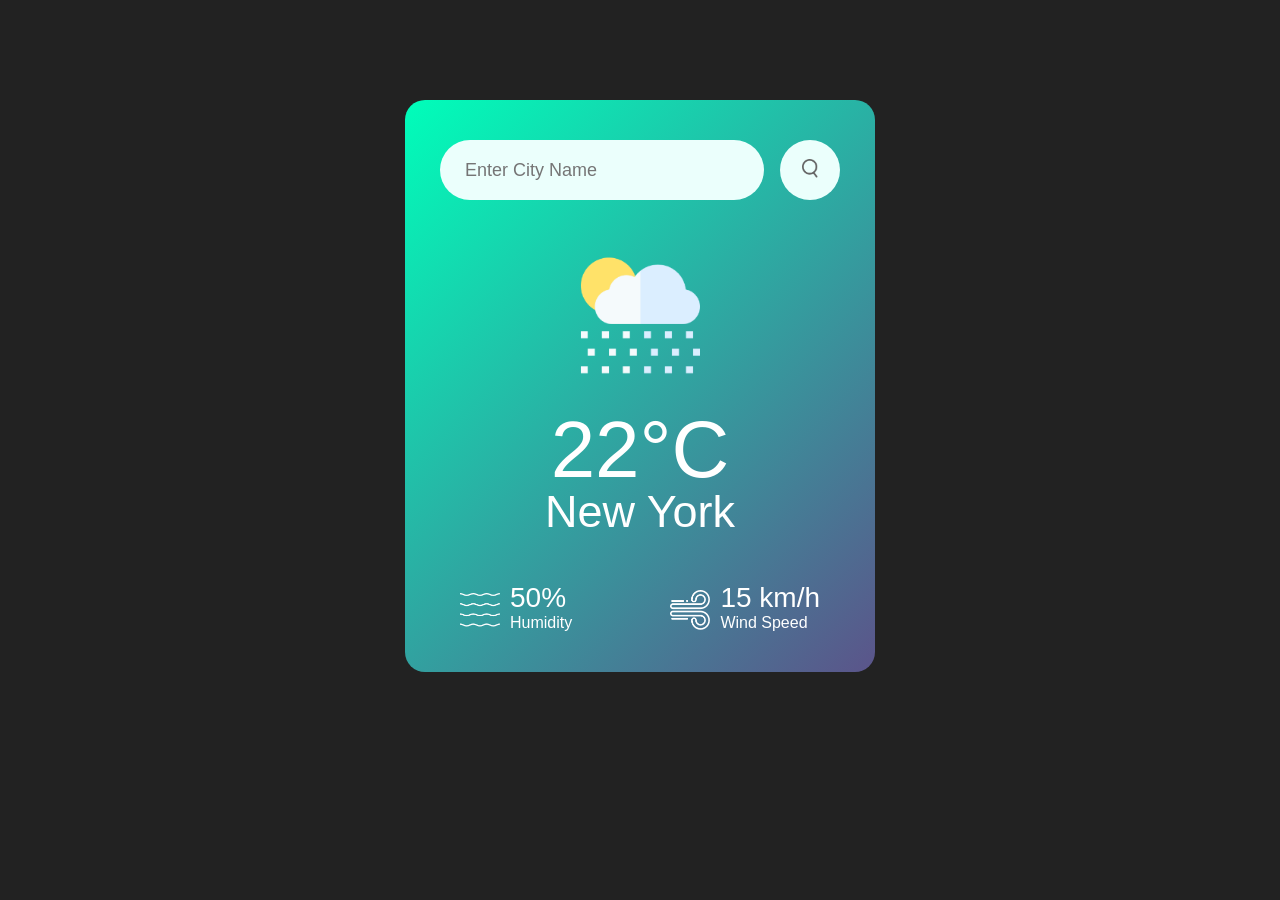
<file: miniprojects/01_Weather_App/index.html>
<!doctype html>
<html lang="en">
  <head>
    <meta charset="UTF-8" />
    <meta name="viewport" content="width=device-width, initial-scale=1.0" />
    <title>Weather App</title>
    <link rel="stylesheet" href="style.css" />
  </head>
  <body>
    <div class="card">
      <div class="search">
        <input type="text" placeholder="Enter City Name" spellcheck="false" />
        <button><img src="images/search.png" /></button>
      </div>
      <div class="weather">
        <img src="images/rain.png" class="weather-icon" />
        <h1 class="temp">22°C</h1>
        <h2 class="city">New York</h2>
        <div class="details">
          <div class="col">
            <img src="images/humidity.png" />
            <div>
              <p class="humidity">50%</p>
              <p>Humidity</p>
            </div>
          </div>
          <div class="col">
            <img src="images/wind.png" />
            <div>
              <p class="wind">15 km/h</p>
              <p>Wind Speed</p>
            </div>
          </div>
        </div>
      </div>
    </div>

    <script src="script.js">


    </script>
  </body>
</html>
</file>
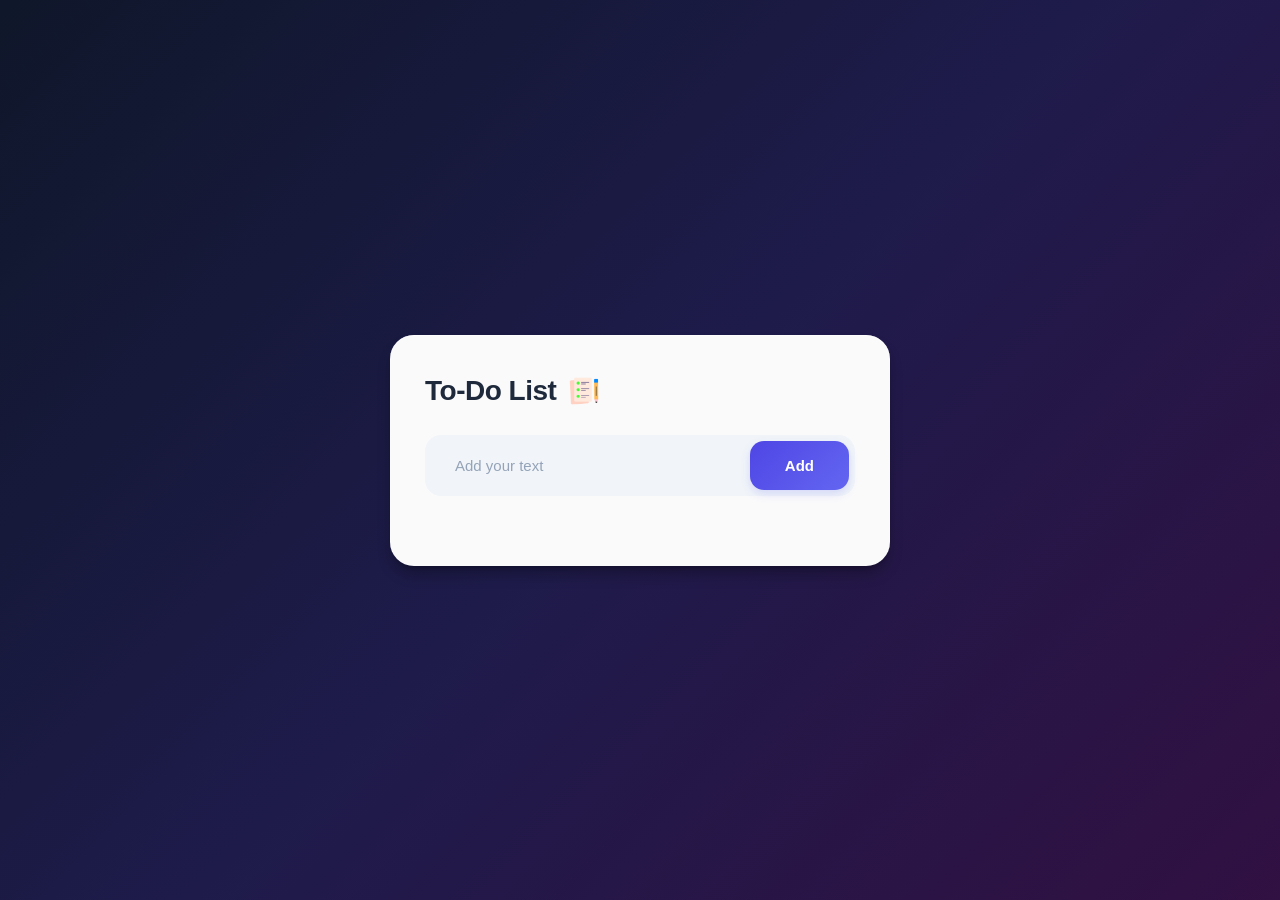
<file: miniprojects/02_To-Do-List/index.html>
<!DOCTYPE html>
<html lang="en">
<head>
    <meta charset="UTF-8">
    <meta name="viewport" content="width=device-width, initial-scale=1.0">
    <title>To-Do List App</title>
    <link rel="stylesheet" href="style.css">
</head>
<body>
    <div class="container">
        <div class="todo-app">
            <h2>To-Do List <img src="images/icon.png"></h2>
            <div class="row">
                <input type="text"  id="input-box" placeholder="Add your text">
                <button onclick="addTask()">Add</button>
            </div>
            <ul id="list-container">
                <!-- <li class="checked">Task 1</li>
                <li>Task 2</li>
                <li>Task 3</li> -->
            </ul>
        </div>
    </div>
<script src="script.js"></script>
</body>
</html>
</file>
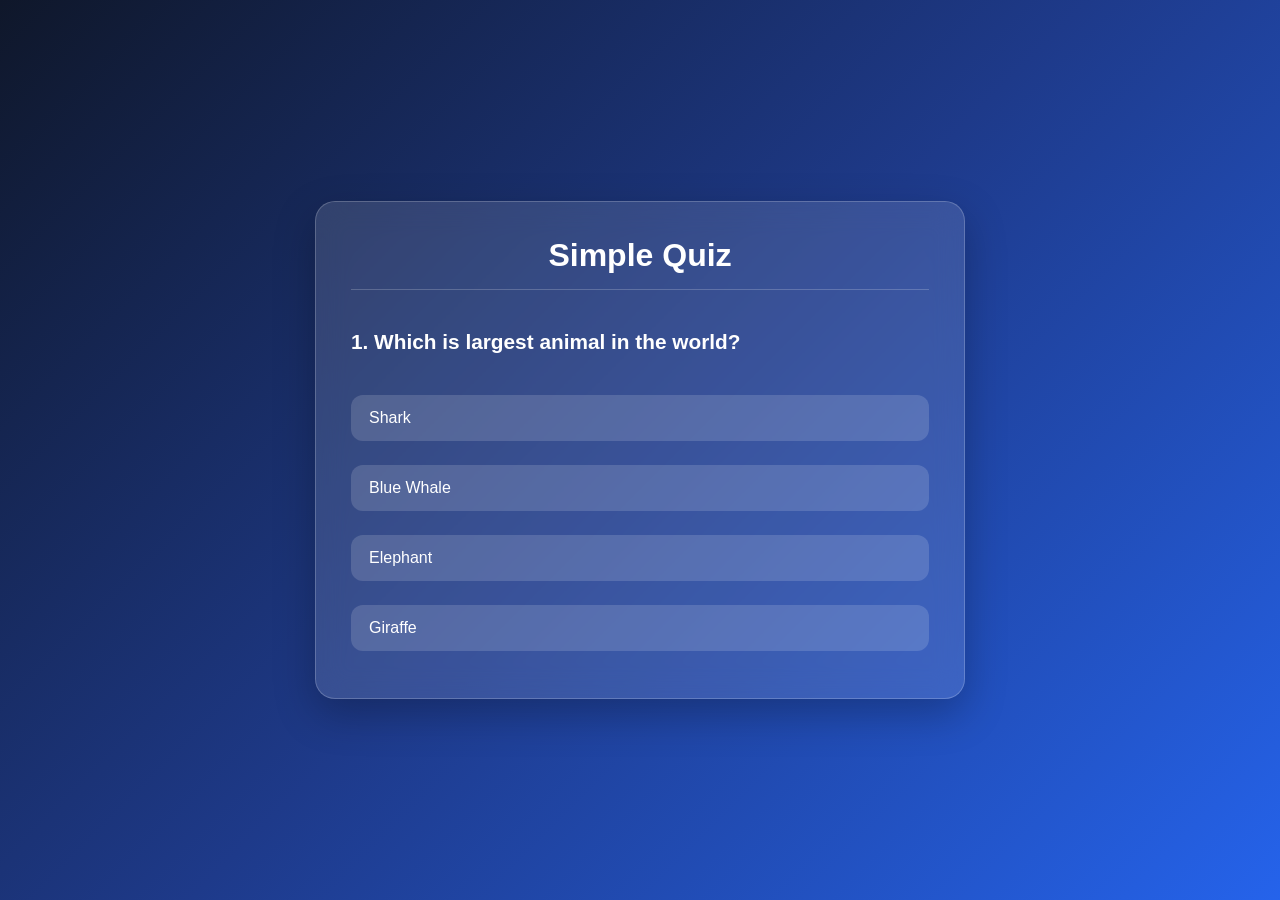
<file: miniprojects/03_Quiz_App/index.html>
<!DOCTYPE html>
<html lang="en">
<head>
    <meta charset="UTF-8">
    <meta name="viewport" content="width=device-width, initial-scale=1.0">
    <title>Quiz App</title>
    <link rel="stylesheet" href="style.css">
</head>
<body>
<div class="app">
    <h1>Simple Quiz</h1>
    <div class="quiz">
        <h2 id="question">Question goes here</h2>
        <div id="answer-buttons">
            <button class="btn">Answer 1</button>
            <button class="btn">Answer 2</button>
            <button class="btn">Answer 3</button>
            <button class="btn">Answer 4</button>
        </div>
        <button id="next-btn">Next</button>
    </div>
</div>
<script src="script.js"></script>
</body>
</html>
</file>
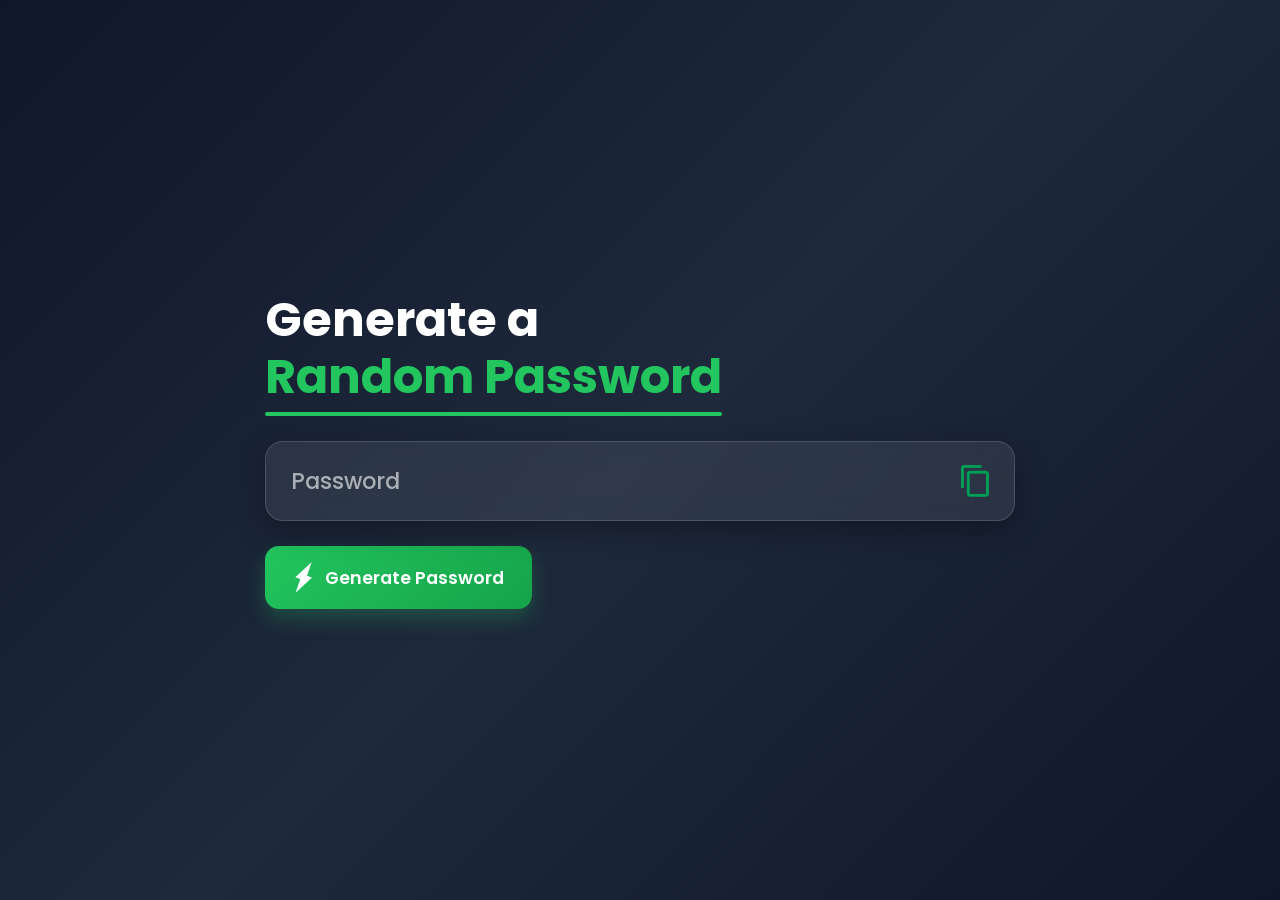
<file: miniprojects/04_Random_Password_Generator/index.html>
<!DOCTYPE html>
<html lang="en">
<head>
    <meta charset="UTF-8">
    <meta name="viewport" content="width=device-width, initial-scale=1.0">
    <title>Random Password Generator</title>
    <link rel="stylesheet" href="style.css">
</head>
<body>
    <div class="container">
        <h1>Generate a <br> <span>Random Password</span></h1>
        <div class="display">
            <input type="text" id="password" placeholder="Password">
            <img src="images/copy.png" onclick="copyPassword()">
        </div>
        <button onclick="createPassword()"><img src="images/generate.png" >Generate Password</button>
    </div>
</body>
<script src="script.js"></script>
</html>
</file>
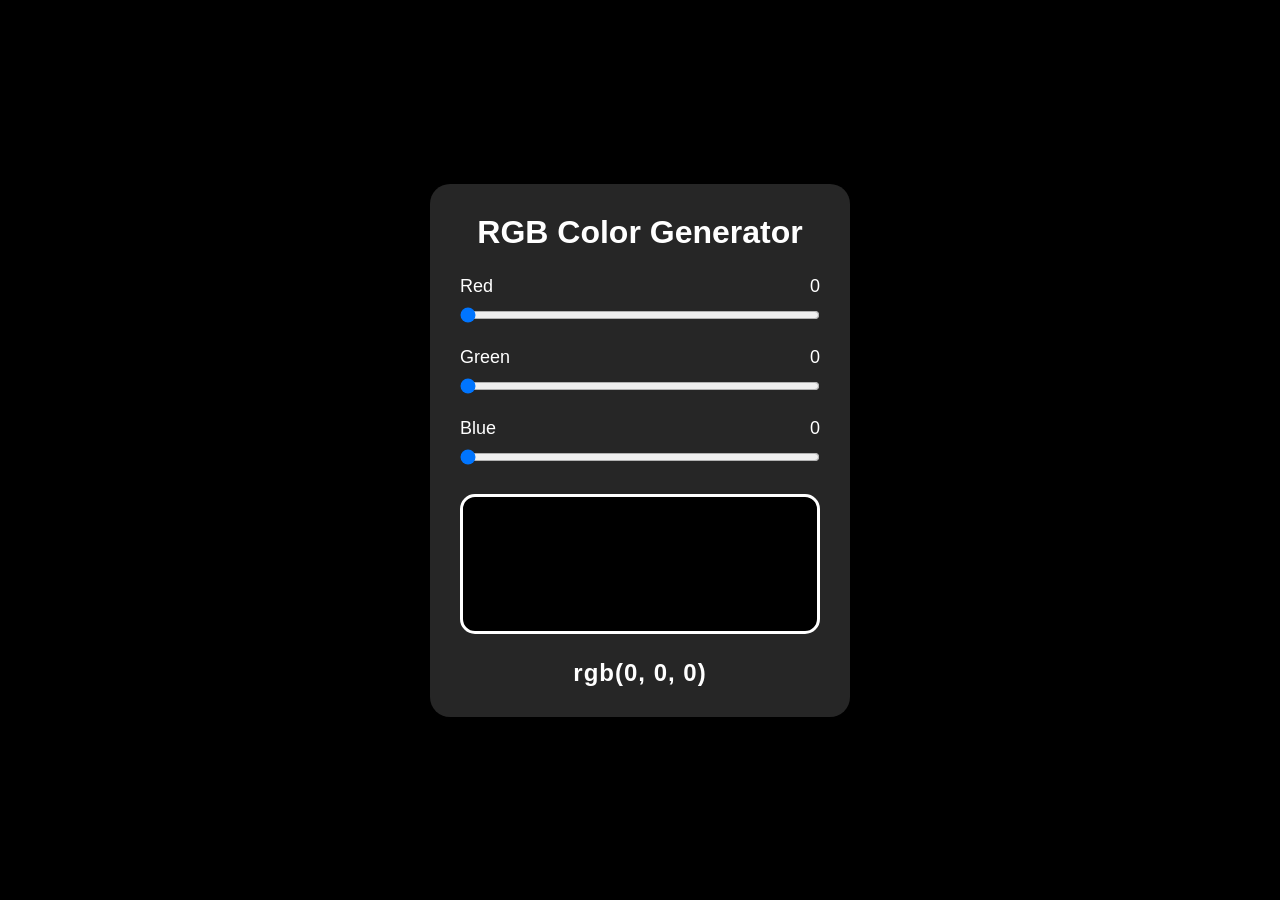
<file: miniprojects/05_RGB_Color_Slider/index.html>
<!DOCTYPE html>
<html lang="en">
<head>
    <meta charset="UTF-8">
    <meta name="viewport" content="width=device-width, initial-scale=1.0">
    <title>RGB Color Generator</title>
    <link rel="stylesheet" href="style.css">
</head>
<body>

<div class="container">
    <h1>RGB Color Generator</h1>

    <div class="slider">
        <label>
            Red
            <span id="redValue">0</span>
        </label>
        <input type="range" id="red" min="0" max="255" value="0">
    </div>

    <div class="slider">
        <label>
            Green
            <span id="greenValue">0</span>
        </label>
        <input type="range" id="green" min="0" max="255" value="0">
    </div>

    <div class="slider">
        <label>
            Blue
            <span id="blueValue">0</span>
        </label>
        <input type="range" id="blue" min="0" max="255" value="0">
    </div>

    <div class="color-box" id="colorBox"></div>

    <h2 id="rgbText">rgb(0, 0, 0)</h2>

</div>

<script src="script.js"></script>
</body>
</html>
</file>
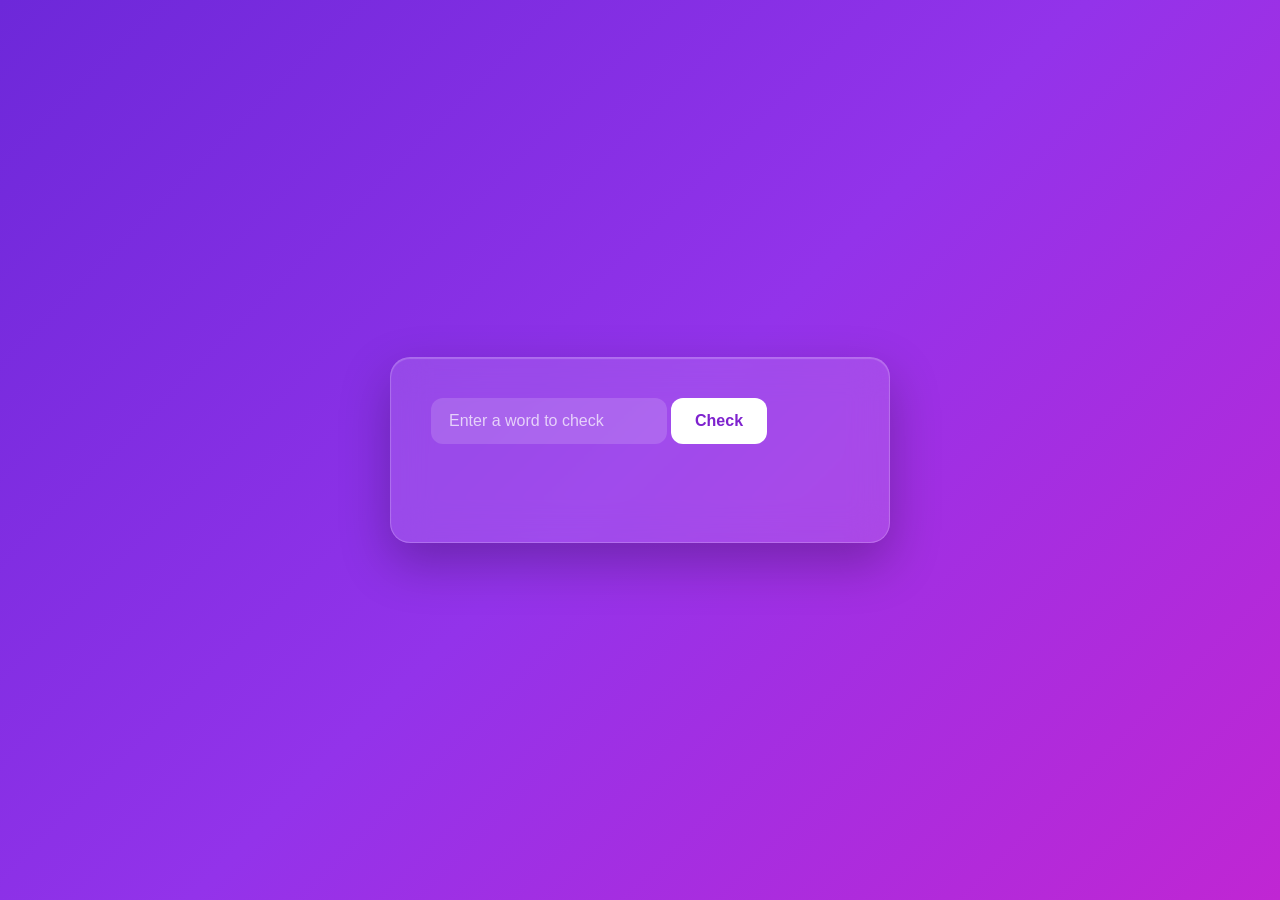
<file: miniprojects/06_Palindrome_checker/index.html>
<!DOCTYPE html>
<html lang="en">
<head>
    <meta charset="UTF-8">
    <meta name="viewport" content="width=device-width, initial-scale=1.0">
    <title>Palindrome Checker</title>
    <link rel="stylesheet" href="style.css">
</head>
<body>
    <div class="container">
        <input type="text" id="input-text"
        placeholder="Enter a word to check">
        <button id="btn">Check</button>
        <p id="result"></p>
    </div>
<script src="script.js"></script>    
</body>

</html>
</file>
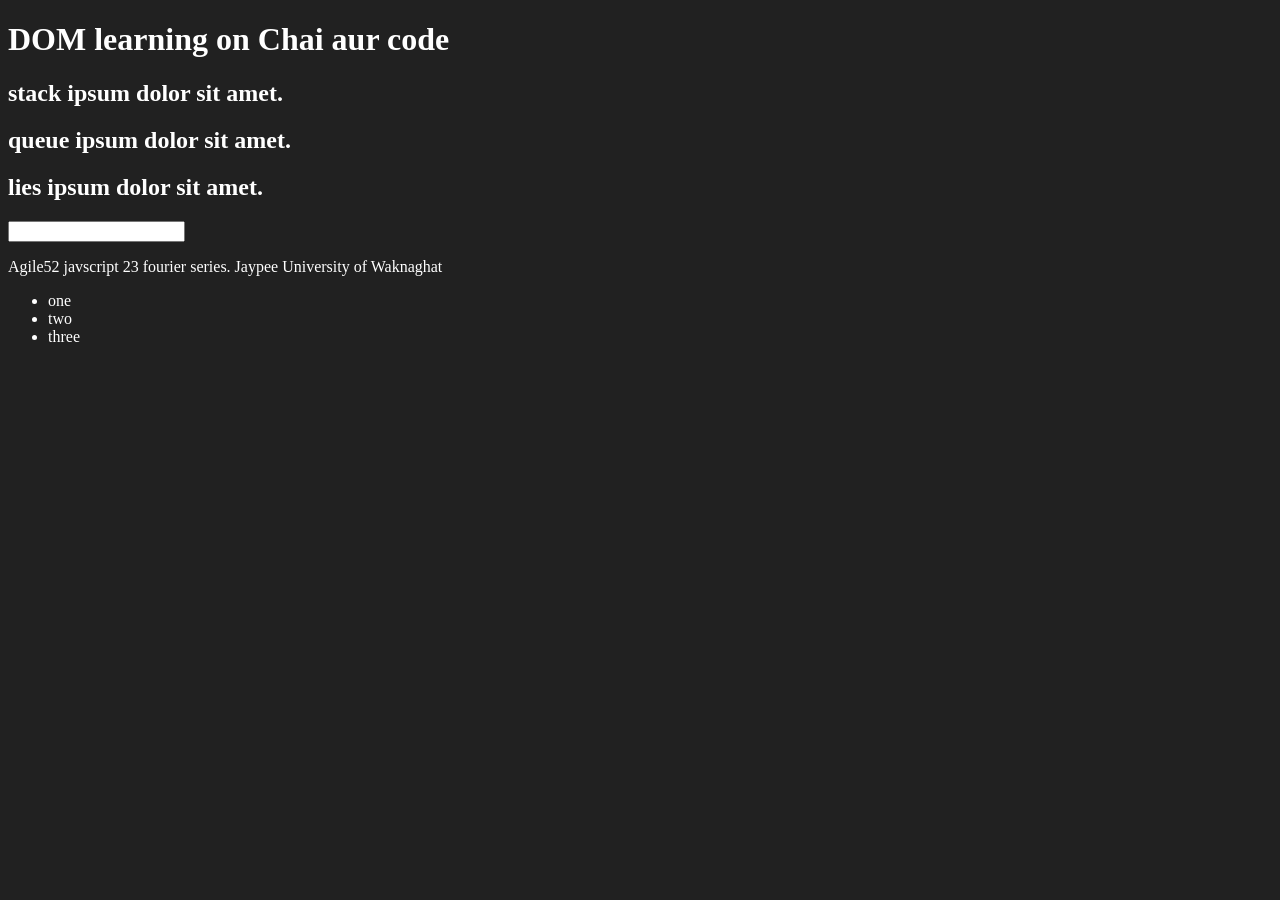
<file: 06_dom/01_one.html>
<!--DOM -> Object Object Model -->
<!DOCTYPE html>
<html lang="en">
<head>
    <meta charset="UTF-8">
   
    <title>DOM learning</title>
    <style>
        .bg-black{
            background-color: #212121;
            color: #fff;
        }
    </style>
</head>
<body class="bg-black">
    <div>
        <h1 id="title" class="heading">DOM learning on Chai aur code <span style="display: none;">test text</span></h1>
        <h2>stack ipsum dolor sit amet.</h2>
        <h2>queue ipsum dolor sit amet.</h2>
        <h2>lies ipsum dolor sit amet.</h2>
        <input type="password" name="" id="">
        <p>Agile52 javscript 23 fourier series. Jaypee University of Waknaghat</p>

        <ul>
            <li>one</li>
            <li>two</li>
            <li>three</li>
        </ul>
    </div>
</body> 
</html>
</file>
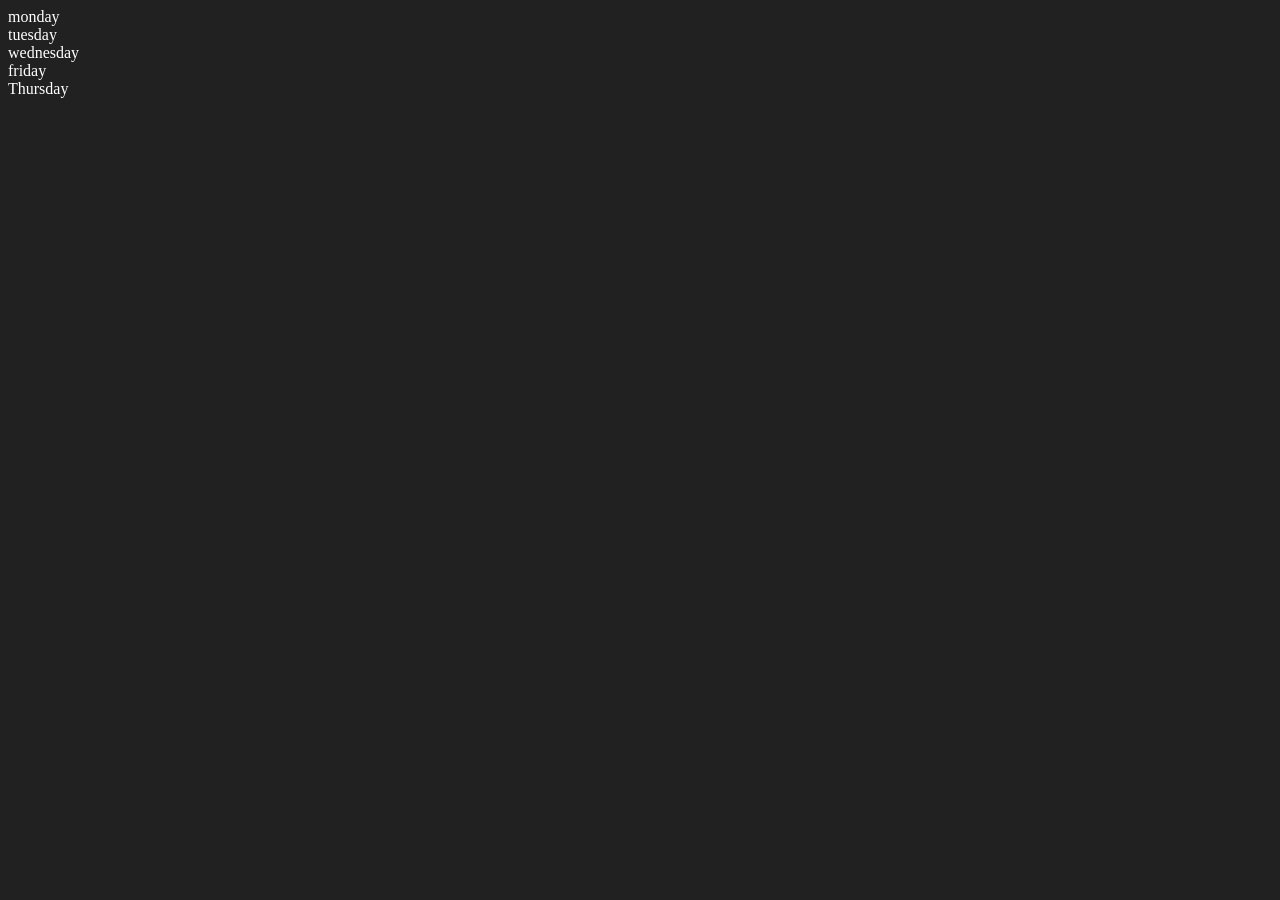
<file: 06_dom/02_two.html>
<!DOCTYPE html>
<html lang="en">
<head>
    <meta charset="UTF-8">
    <meta name="viewport" content="width=device-width, initial-scale=1.0">
    <title>DOM | Sujal</title>
</head>
<body style="background-color: #212121; color: #fff;">
    <div class="parent">
        <div class="day">monday</div>
        <div class="day">tuesday</div>
        <div class="day">wednesday</div>
        <div class="day">friday</div>
    </div>
    
</body>
<script>
    const myNewDay = document.createElement('div');
myNewDay.innerText = 'Thursday';

// 2. Find where you want to put it (e.g., inside a parent container)
const container = document.querySelector('.parent'); 

// 3. Append it so it actually shows up on the page
container.appendChild(myNewDay);

</script>
</html>
</file>
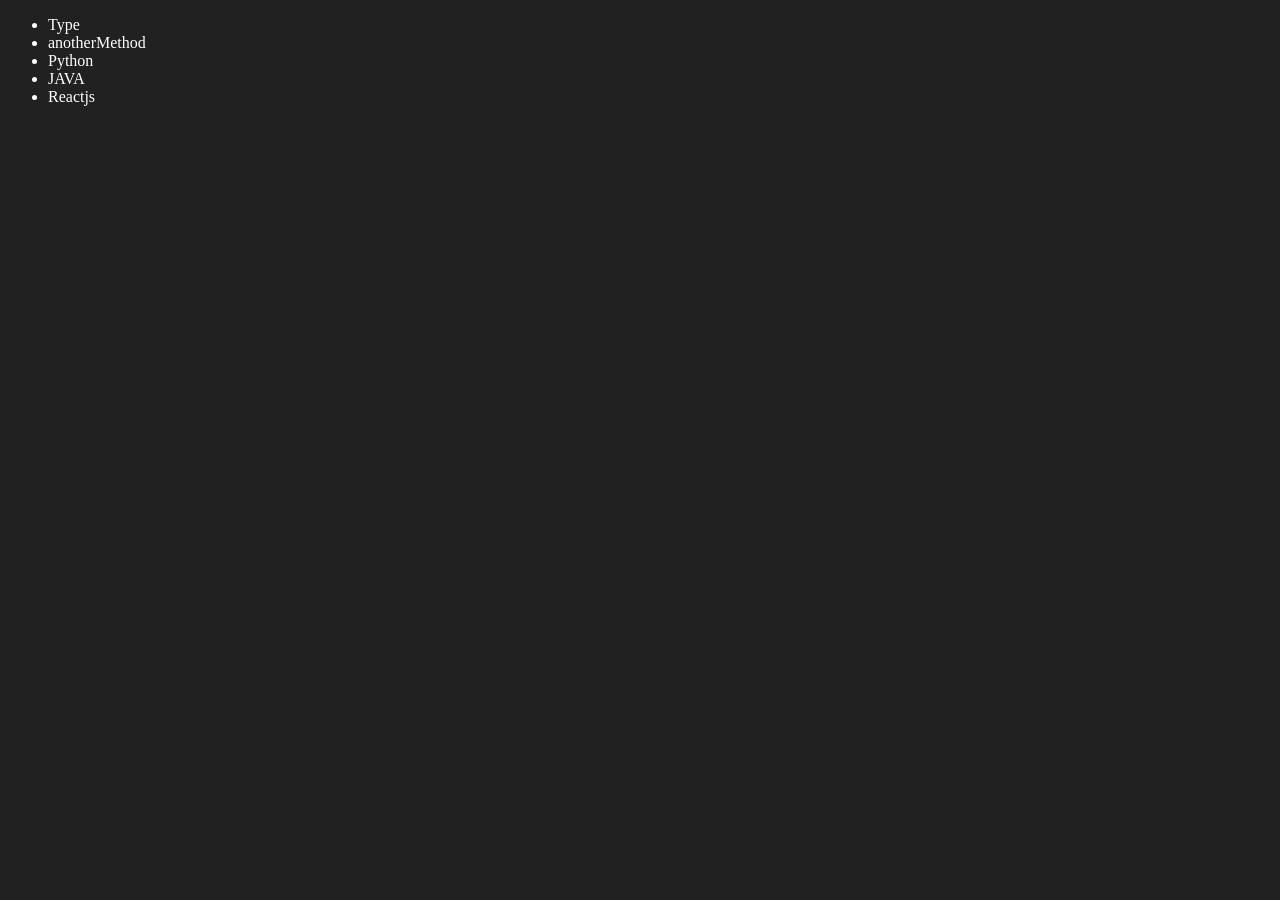
<file: 06_dom/03_three.html>
<!DOCTYPE html>
<html lang="en">
<head>
    <meta charset="UTF-8">
    <meta name="viewport" content="width=device-width, initial-scale=1.0">
    <title>SUjal</title>
</head>
<body style="background-color: #212121; color: #fff;">
    <ul class="language">
        <li>Javascript</li>
        <li>C++</li>
        <li>Python</li>
    </ul>
</body>
<script>
    function addLanguage(langName){
        const li=document.createElement('li')
        li.innerHTML = `${langName}`
        document.querySelector('.language').appendChild(li)
    }
    addLanguage("JAVA")
    addLanguage("Reactjs")

    function addOptilanguage(lang){
        const li=document.createElement('li');
        li.appendChild(document.createTextNode(lang))
        document.querySelector('.language').appendChild(li)
    }
    addOptilanguage('golang')

    //Edit
    const secondLang=document.querySelector("li:nth-child(2)")
    //secondLang.innerHTML = "Summes";


    const newli =document.createElement('li')
    newli.textContent = "anotherMethod"
    secondLang.replaceWith(newli)

    //edit 
    const firstLang = document.querySelector("li:first-child")
    firstLang.outerHTML = '<li>Type</li>'

    // remove
    const lastLang = document.querySelector('li:last-child')
    lastLang.remove()

</script>
</html>
</file>
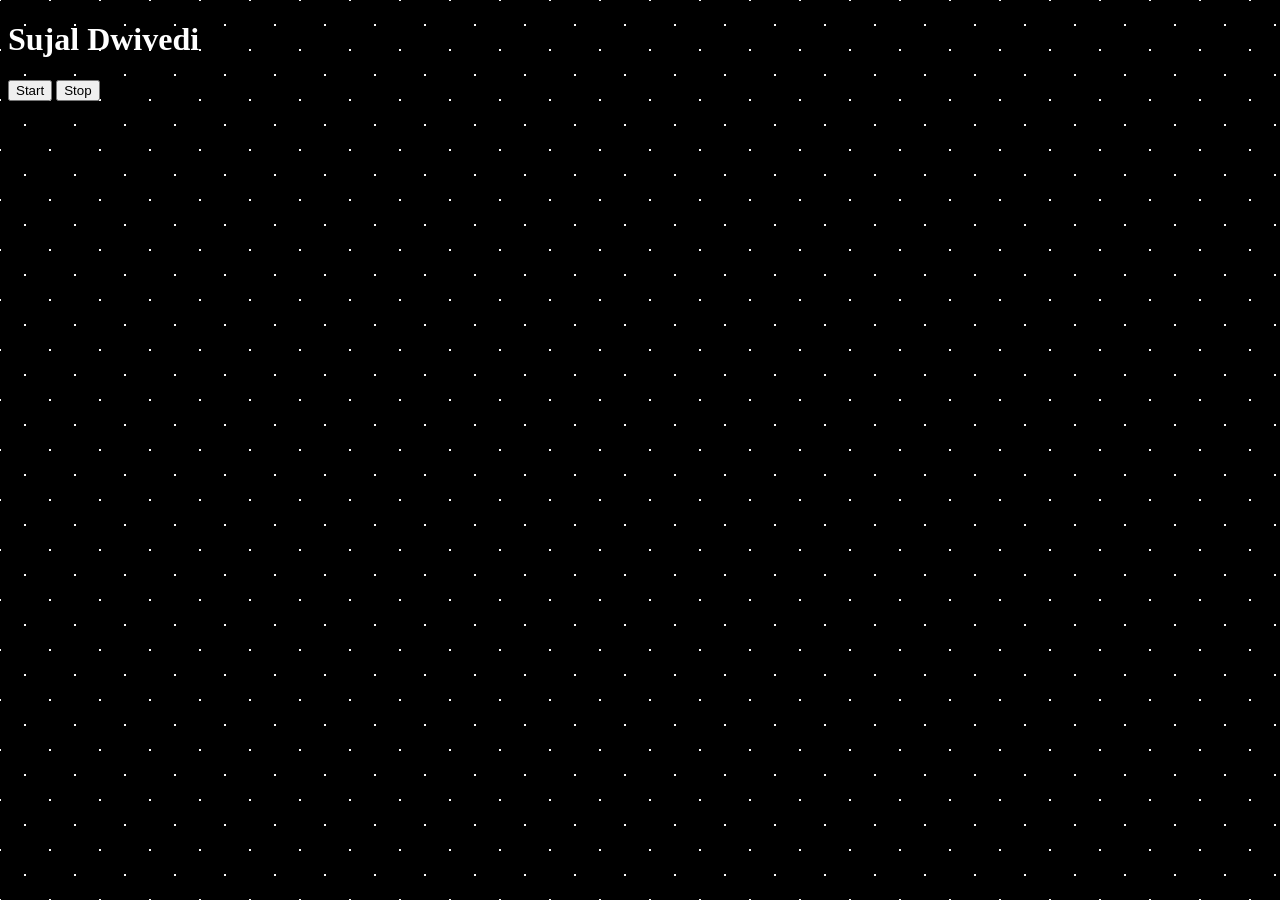
<file: 08_events/03_three.html>
<!DOCTYPE html>
<html lang="en">
<head>
    <meta charset="UTF-8">
    <meta name="viewport" content="width=device-width, initial-scale=1.0">
    <title>Document</title>
</head>
<body style="background-color: black;
background-image:
radial-gradient(white 1px, transparent 1px),
radial-gradient(white 1px, transparent 1px);
background-size: 50px 50px;
background-position: 0 0, 25px 25px;
color: white;">
    <h1>Sujal Dwivedi</h1>
    <button id="start">Start</button>
    <button id="stop">Stop</button>
</body>
<script>
    const sayDate = function(str){
        console.log(str,Date.now());
    }
    let intervalId; 
    

    const start = document.querySelector('#start').addEventListener('click',function(){
        intervalId = setInterval(sayDate,1000,"Namaste")
    })
    const stop = document.querySelector('#stop').addEventListener('click',function(){
        clearInterval(intervalId);
    })
</script>
</html>
</file>
<file: miniprojects/01_Weather_App/style.css>
*{
    margin: 0;
    padding: 0;
    font-family: 'Poppins', sans-serif;
    box-sizing: border-box;
}

body{
    background-color: #222;
}

.card{
    width: 90%;
    max-width: 470px;
    background: linear-gradient(135deg, #00feba, #5b548a);
    color: #fff;
    margin: 100px auto 0;
    border-radius: 20px;
    padding: 40px 35px;
    text-align: center;
}

.search{
    width: 100%;
    display: flex;
    align-items: center;
    justify-content: space-between;
}
.search input{
    border: 0;
    outline: 0;
    background: #ebfffc;
    color: #555;
    padding: 10px 25px;
    height: 60px;
    border-radius: 30px;
    flex: 1;
    margin-right: 16px;
    font-size: 18px;
}
.search button{
    border: 0;
    outline: 0;
    background: #ebfffc;
    border-radius: 50%;
    width: 60px;
    height: 60px;
    cursor: pointer;
}

.search button img{
    width: 16px;
}

.weather-icon{
    width: 170px;
    margin-top: 30px;
}

.weather h1{
    font-size: 80px;
    font-weight: 500;
}

.weather h2{
    font-size: 45px;
    font-weight: 400;
    margin-top: -10px;
}

.details{
    display: flex;
    align-items: center;
    justify-content: space-between;
    padding: 0 20px;
    margin-top: 50px;
}

.col{
    display: flex;
    align-items: center;
    text-align: left;
}

.col img{
    width: 40px;
    margin-right: 10px;
}

.humidity, .wind{
    font-size: 28px;
    margin-top: -6px;
}
</file>
<file: miniprojects/02_To-Do-List/style.css>
/* --- Reset & Base Styles --- */
* {
    margin: 0;
    padding: 0;
    font-family: 'Poppins', sans-serif;
    box-sizing: border-box;
    -webkit-font-smoothing: antialiased;
    -moz-osx-font-smoothing: grayscale;
}

body {
    background-color: #0f172a; /* Fallback */
}

.container {
    width: 100%;
    min-height: 100vh;
    /* Modern, vibrant gradient background */
    background: linear-gradient(135deg, #0f172a 0%, #1e1b4b 50%, #311042 100%);
    padding: 20px;
    display: flex;
    justify-content: center;
    align-items: center;
}

/* --- App Card Container --- */
.todo-app {
    width: 100%;
    max-width: 500px;
    background: rgba(255, 255, 255, 0.98);
    padding: 40px 35px;
    border-radius: 24px;
    /* Soft multi-layered shadow for a premium floating effect */
    box-shadow: 0 10px 15px -3px rgba(0, 0, 0, 0.3), 
                0 4px 6px -4px rgba(0, 0, 0, 0.3),
                inset 0 1px 0 rgba(255, 255, 255, 0.6);
    backdrop-filter: blur(10px);
}

/* --- Header --- */
.todo-app h2 {
    color: #1e293b;
    font-size: 28px;
    font-weight: 700;
    display: flex;
    align-items: center;
    letter-spacing: -0.5px;
    margin-bottom: 28px;
}

.todo-app h2 img {
    width: 32px;
    margin-left: 12px;
}

/* --- Input Row --- */
.row {
    display: flex;
    align-items: center;
    justify-content: space-between;
    background: #f1f5f9;
    border-radius: 16px;
    padding-left: 18px;
    margin-bottom: 30px;
    border: 2px solid transparent;
    transition: border-color 0.3s ease, background-color 0.3s ease;
}

/* Highlights the whole row when typing */
.row:focus-within {
    border-color: #6366f1;
    background: #ffffff;
    box-shadow: 0 0 0 4px rgba(99, 102, 241, 0.1);
}

input {
    flex: 1;
    border: none;
    outline: none;
    background: transparent;
    padding: 16px 10px;
    font-size: 15px;
    color: #334155;
    font-weight: 500;
}

input::placeholder {
    color: #94a3b8;
}

button {
    border: none;
    outline: none;
    padding: 16px 35px;
    background: linear-gradient(135deg, #4f46e5 0%, #6366f1 100%);
    color: #fff;
    font-size: 15px;
    font-weight: 600;
    cursor: pointer;
    border-radius: 14px;
    margin: 4px;
    box-shadow: 0 4px 10px rgba(99, 102, 241, 0.2);
    transition: all 0.2s ease;
}

button:hover {
    transform: translateY(-1px);
    box-shadow: 0 6px 14px rgba(99, 102, 241, 0.3);
    background: linear-gradient(135deg, #4338ca 0%, #4f46e5 100%);
}

button:active {
    transform: translateY(1px);
}

/* --- Task List --- */
ul li {
    list-style: none;
    font-size: 16px;
    font-weight: 500;
    color: #334155;
    padding: 14px 45px 14px 45px;
    user-select: none;
    cursor: pointer;
    position: relative;
    border-radius: 12px;
    transition: all 0.2s ease;
}

ul li:hover {
    background-color: #f8fafc;
    color: #1e293b;
}

/* Custom Checkbox Alignment */
ul li::before {
    content: '';
    position: absolute;
    height: 24px;
    width: 24px;
    border-radius: 50%;
    background-image: url(images/unchecked.png);
    background-size: cover;
    background-position: center;
    top: 50%;
    left: 12px;
    transform: translateY(-50%);
    transition: transform 0.2s ease;
}

ul li:hover::before {
    transform: translateY(-50%) scale(1.05);
}

/* Checked State styling */
ul li.checked {
    color: #94a3b8;
    text-decoration: line-through;
}

ul li.checked::before {
    background-image: url(images/checked.png);
}

/* --- Delete Button (Span) --- */
ul li span {
    position: absolute;
    right: 8px;
    top: 50%;
    transform: translateY(-50%);
    width: 36px;
    height: 36px;
    font-size: 20px;
    color: #94a3b8;
    line-height: 36px;
    text-align: center;
    border-radius: 10px;
    transition: all 0.2s ease;
}

ul li span:hover {
    background: #fee2e2;
    color: #ef4444;
}
</file>
<file: miniprojects/03_Quiz_App/style.css>
*{
    margin: 0;
    padding: 0;
    box-sizing: border-box;
    font-family: 'Poppins', sans-serif;
}

body{
    min-height: 100vh;
    display: flex;
    justify-content: center;
    align-items: center;
    background: linear-gradient(135deg, #0f172a, #1e3a8a, #2563eb);
    padding: 20px;
}

.app{
    width: 100%;
    max-width: 650px;
    background: rgba(255,255,255,0.12);
    backdrop-filter: blur(15px);
    -webkit-backdrop-filter: blur(15px);
    border: 1px solid rgba(255,255,255,0.2);
    border-radius: 20px;
    padding: 35px;
    box-shadow: 0 15px 40px rgba(0,0,0,0.25);
}

.app h1{
    text-align: center;
    color: #fff;
    font-size: 2rem;
    margin-bottom: 25px;
    padding-bottom: 15px;
    border-bottom: 1px solid rgba(255,255,255,0.2);
}

.quiz{
    padding-top: 10px;
}

.quiz h2{
    color: #fff;
    font-size: 1.3rem;
    line-height: 1.6;
    margin-bottom: 25px;
}

.btn{
    width: 100%;
    padding: 14px 18px;
    margin: 12px 0;
    border: none;
    border-radius: 12px;
    background: rgba(255,255,255,0.15);
    color: #fff;
    font-size: 1rem;
    font-weight: 500;
    text-align: left;
    cursor: pointer;
    transition: all 0.3s ease;
}

.btn:hover:not(:disabled){
    transform: translateX(5px);
    background: rgba(255,255,255,0.25);
    box-shadow: 0 8px 20px rgba(0,0,0,0.2);
}

.btn:disabled{
    cursor: not-allowed;
    opacity: 0.8;
}

#next-btn{
    display: block;
    margin: 30px auto 0;
    width: 180px;
    padding: 14px;
    border: none;
    border-radius: 50px;
    background: linear-gradient(135deg, #06b6d4, #3b82f6);
    color: white;
    font-size: 1rem;
    font-weight: 600;
    cursor: pointer;
    transition: 0.3s ease;
}

#next-btn:hover{
    transform: translateY(-2px);
    box-shadow: 0 10px 25px rgba(59,130,246,0.4);
}

.correct{
    background: #22c55e !important;
    color: white;
}

.incorrect{
    background: #ef4444 !important;
    color: white;
}

@media (max-width: 600px){
    .app{
        padding: 25px;
    }

    .app h1{
        font-size: 1.6rem;
    }

    .quiz h2{
        font-size: 1.1rem;
    }
}
</file>
<file: miniprojects/04_Random_Password_Generator/style.css>
@import url('https://fonts.googleapis.com/css2?family=Poppins:wght@300;400;500;600;700&display=swap');

*{
    margin: 0;
    padding: 0;
    box-sizing: border-box;
    font-family: 'Poppins', sans-serif;
}

body{
    min-height: 100vh;
    display: flex;
    align-items: center;
    justify-content: center;
    padding: 20px;
    background: linear-gradient(
        135deg,
        #0f172a,
        #1e293b,
        #0f172a
    );
    color: #fff;
}

.container{
    width: 100%;
    max-width: 750px;
}

.container h1{
    font-size: 3rem;
    font-weight: 700;
    line-height: 1.2;
    margin-bottom: 35px;
}

.container h1 span{
    color: #22c55e;
    position: relative;
}

.container h1 span::after{
    content: "";
    position: absolute;
    left: 0;
    bottom: -6px;
    width: 100%;
    height: 4px;
    background: #22c55e;
    border-radius: 10px;
}

/* Password Display Box */
.display{
    width: 100%;
    background: rgba(255,255,255,0.08);
    backdrop-filter: blur(12px);
    border: 1px solid rgba(255,255,255,0.15);
    padding: 22px 25px;
    border-radius: 18px;
    display: flex;
    align-items: center;
    justify-content: space-between;
    gap: 15px;
    box-shadow: 0 10px 30px rgba(0,0,0,0.3);
    transition: all 0.3s ease;
}

.display:hover{
    transform: translateY(-3px);
    box-shadow: 0 15px 40px rgba(0,0,0,0.4);
}

.display input{
    flex: 1;
    border: none;
    outline: none;
    background: transparent;
    color: #fff;
    font-size: 1.4rem;
    font-weight: 500;
}

.display input::placeholder{
    color: rgba(255,255,255,0.6);
}

.display img{
    width: 28px;
    cursor: pointer;
    transition: transform 0.3s ease;
}

.display img:hover{
    transform: scale(1.15);
}

/* Generate Button */
.container button{
    margin-top: 25px;
    border: none;
    outline: none;
    background: linear-gradient(
        135deg,
        #22c55e,
        #16a34a
    );
    color: white;
    font-size: 1.1rem;
    font-weight: 600;
    padding: 16px 28px;
    border-radius: 14px;
    display: flex;
    align-items: center;
    justify-content: center;
    gap: 10px;
    cursor: pointer;
    transition: all 0.3s ease;
    box-shadow: 0 10px 20px rgba(34,197,94,0.25);
}

.container button:hover{
    transform: translateY(-3px);
    box-shadow: 0 15px 30px rgba(34,197,94,0.4);
}

.container button:active{
    transform: scale(0.98);
}

.container button img{
    width: 22px;
}

/* Mobile Responsive */
@media (max-width: 768px){

    .container h1{
        font-size: 2.2rem;
    }

    .display{
        padding: 18px;
    }

    .display input{
        font-size: 1rem;
    }

    .container button{
        width: 100%;
    }
}
</file>
<file: miniprojects/05_RGB_Color_Slider/style.css>
*{
    margin:0;
    padding:0;
    box-sizing:border-box;
    font-family:Arial, Helvetica, sans-serif;
}

body{
    min-height:100vh;
    display:flex;
    justify-content:center;
    align-items:center;
    background:rgb(0,0,0);
    transition:0.3s;
}

.container{
    width:420px;
    background:rgba(255,255,255,0.15);
    backdrop-filter:blur(15px);
    padding:30px;
    border-radius:20px;
    color:white;
    box-shadow:0 20px 40px rgba(0,0,0,.3);
}

h1{
    text-align:center;
    margin-bottom:25px;
}

.slider{
    margin:20px 0;
}

label{
    display:flex;
    justify-content:space-between;
    margin-bottom:10px;
    font-size:18px;
}

input[type=range]{
    width:100%;
    cursor:pointer;
}

.color-box{
    width:100%;
    height:140px;
    margin:25px 0;
    border-radius:15px;
    background:black;
    border:3px solid white;
}

h2{
    text-align:center;
    letter-spacing:1px;
}
</file>
<file: miniprojects/06_Palindrome_checker/style.css>
@import url('https://fonts.googleapis.com/css2?family=Inter:wght@400;500;600;700&display=swap');

*,
*::before,
*::after{
    margin:0;
    padding:0;
    box-sizing:border-box;
}

body{
    font-family: "Inter", sans-serif;
    min-height:100vh;
    display:flex;
    justify-content:center;
    align-items:center;
    background:linear-gradient(135deg,#6d28d9,#9333ea,#c026d3);
    padding:20px;
}

.container{
    width:100%;
    max-width:500px;
    background:rgba(255,255,255,0.12);
    backdrop-filter:blur(18px);
    -webkit-backdrop-filter:blur(18px);
    border:1px solid rgba(255,255,255,0.2);
    border-radius:20px;
    padding:40px;
    box-shadow:
        0 20px 50px rgba(0,0,0,0.25),
        inset 0 1px 1px rgba(255,255,255,0.2);
    animation:fadeIn .5s ease;
}

@keyframes fadeIn{
    from{
        opacity:0;
        transform:translateY(25px);
    }
    to{
        opacity:1;
        transform:translateY(0);
    }
}

.container h1{
    color:#fff;
    text-align:center;
    margin-bottom:30px;
    font-size:2rem;
    font-weight:700;
}

.input-group{
    display:flex;
    gap:12px;
}

input{
    flex:1;
    padding:14px 18px;
    border:none;
    border-radius:12px;
    background:rgba(255,255,255,.15);
    color:#fff;
    font-size:16px;
    transition:.3s;
}

input::placeholder{
    color:rgba(255,255,255,.7);
}

input:focus{
    background:rgba(255,255,255,.22);
    box-shadow:0 0 0 4px rgba(255,255,255,.15);
}

button{
    padding:14px 24px;
    border:none;
    border-radius:12px;
    background:#ffffff;
    color:#7e22ce;
    font-size:16px;
    font-weight:600;
    cursor:pointer;
    transition:.3s ease;
}

button:hover{
    transform:translateY(-2px);
    box-shadow:0 10px 25px rgba(0,0,0,.2);
}

button:active{
    transform:scale(.97);
}

p{
    margin-top:30px;
    text-align:center;
    color:#fff;
    font-size:1.1rem;
    font-weight:600;
    min-height:28px;
}

@media (max-width:600px){

    .container{
        padding:30px 20px;
    }

    .input-group{
        flex-direction:column;
    }

    button{
        width:100%;
    }

}
</file>
